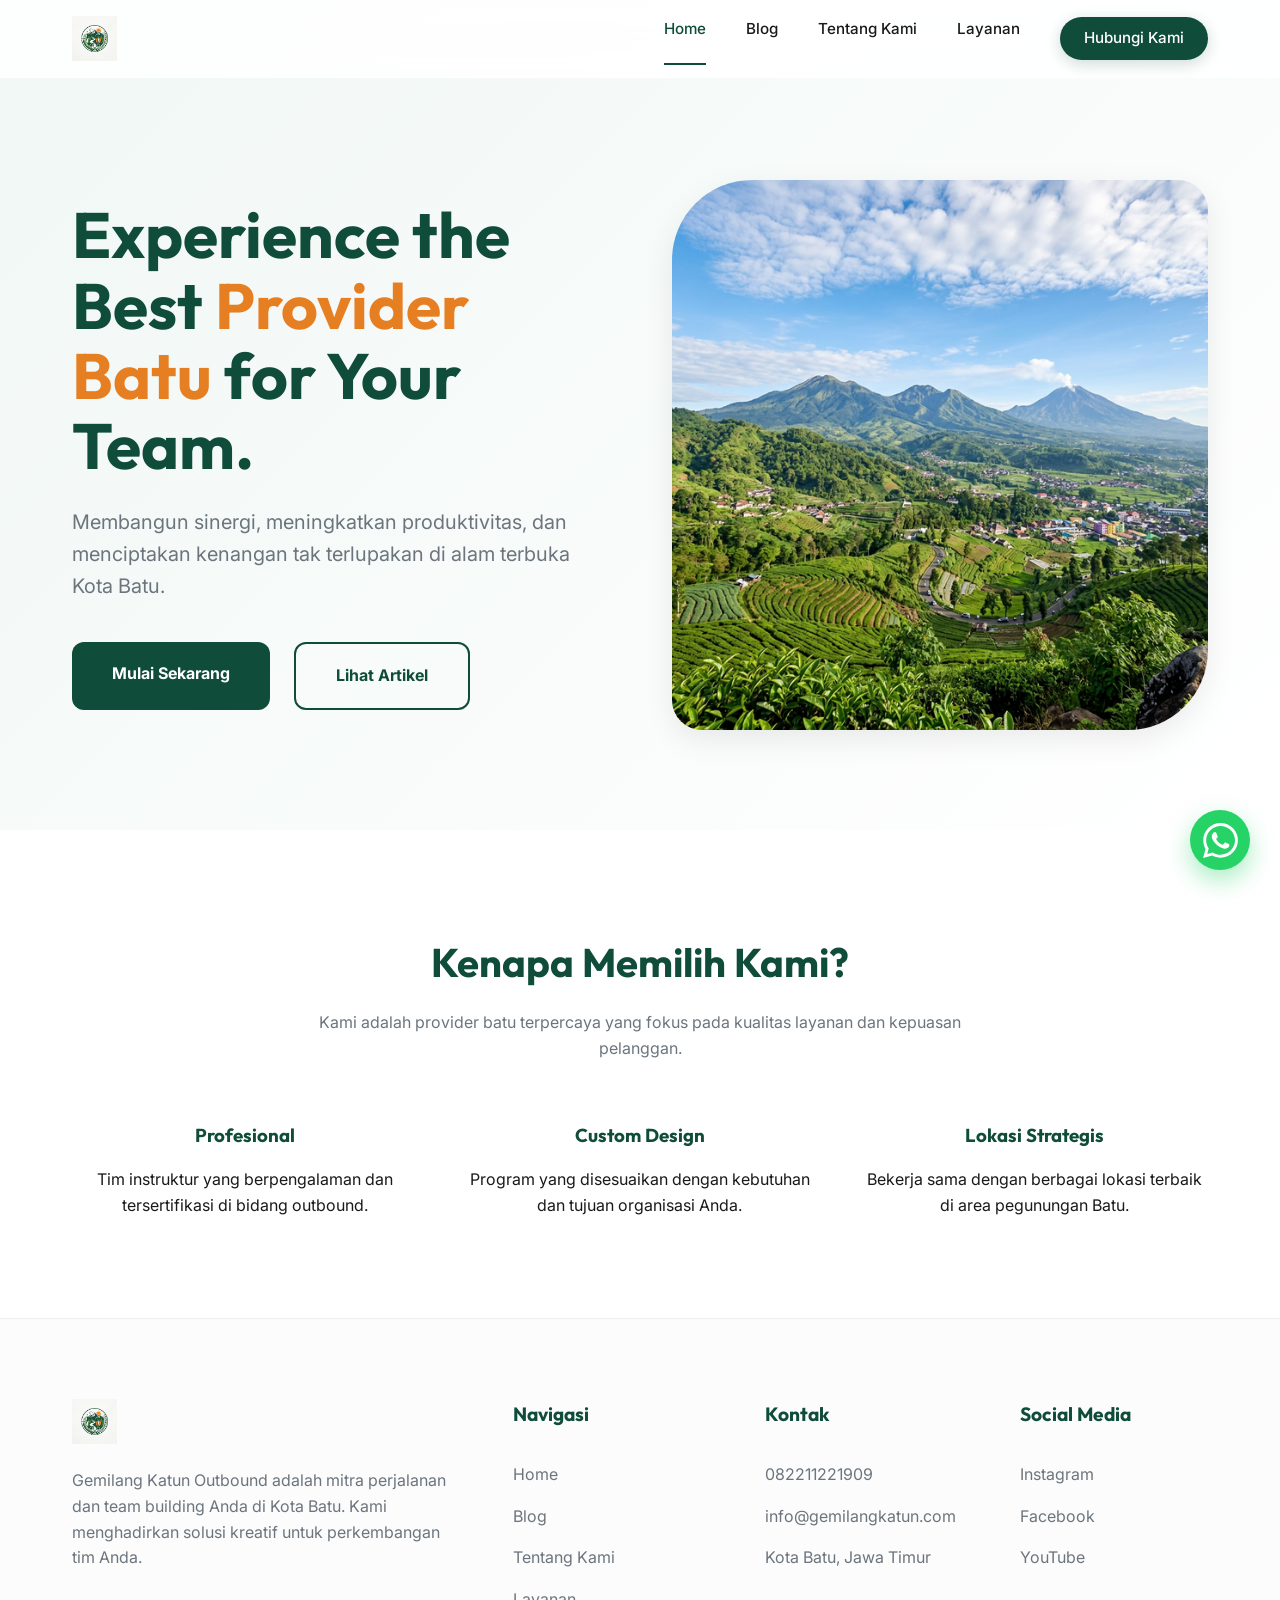
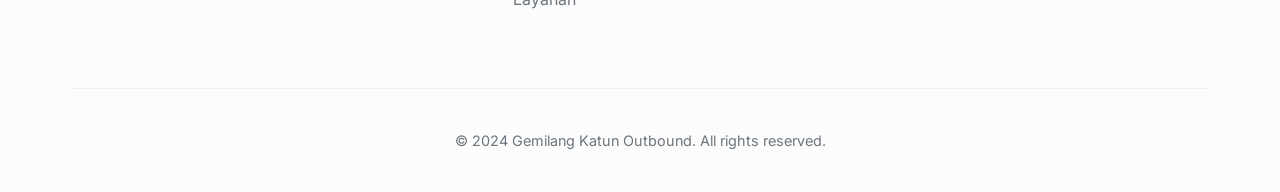
<file: index.html>
<!DOCTYPE html>
<html lang="id">
<head>
    <meta charset="UTF-8">
    <meta name="viewport" content="width=device-width, initial-scale=1.0, maximum-scale=1.0, user-scalable=no">
    <title>Gemilang Katun Outbound | Provider Batu Terbaik & Profesional</title>
    
    <!-- SEO Meta Tags -->
    <meta name="description" content="Gemilang Katun Outbound adalah provider batu terbaik untuk kegiatan outbound, team building, dan gathering di Malang. Layanan profesional dengan harga terjangkau.">
    <meta name="keywords" content="provider batu, outbound batu, team building malang, gathering batu malang, gemilang katun outbound">
    <meta name="author" content="Gemilang Katun Outbound">
    <link rel="canonical" href="https://outbound-tnipolri.vercel.app/">

    <!-- Open Graph / Facebook -->
    <meta property="og:type" content="website">
    <meta property="og:url" content="https://outbound-tnipolri.vercel.app/">
    <meta property="og:title" content="Gemilang Katun Outbound | Provider Batu Terbaik & Profesional">
    <meta property="og:description" content="Provider jasa outbound dan team building terpercaya di Batu, Malang. Menciptakan momen kebersamaan yang tak terlupakan.">
    <meta property="og:image" content="https://outbound-tnipolri.vercel.app/assets/img/hero_outbound_batu.jpg">

    <!-- Twitter -->
    <meta property="twitter:card" content="summary_large_image">
    <meta property="twitter:url" content="https://outbound-tnipolri.vercel.app/">
    <meta property="twitter:title" content="Gemilang Katun Outbound | Provider Batu Terbaik & Profesional">
    <meta property="twitter:description" content="Provider jasa outbound dan team building terpercaya di Batu, Malang. Menciptakan momen kebersamaan yang tak terlupakan.">
    <meta property="twitter:image" content="https://outbound-tnipolri.vercel.app/assets/img/hero_outbound_batu.jpg">

    <!-- AI Overview & AEO/GEO Optimization -->
    <meta name="robots" content="index, follow">
    <meta name="googlebot" content="index, follow">
    <meta name="rating" content="general">
    <meta name="geo.region" content="ID-JI">
    <meta name="geo.placename" content="Batu">

    <!-- Favicon -->
    <link rel="icon" type="image/png" href="assets/img/logo_gemilang_katun.png">
    <link rel="apple-touch-icon" href="assets/img/logo_gemilang_katun.png">

    <!-- Styles -->
    <link rel="stylesheet" href="assets/css/index.css">
    
    <!-- Structured Data (JSON-LD) for SEO -->
    <script type="application/ld+json">
    {
      "@context": "https://schema.org",
      "@type": "LocalBusiness",
      "name": "Gemilang Katun Outbound",
      "image": "https://outbound-tnipolri.vercel.app/assets/img/logo_gemilang_katun.png",
      "@id": "https://outbound-tnipolri.vercel.app/",
      "url": "https://outbound-tnipolri.vercel.app/",
      "telephone": "+6282211221909",
      "address": {
        "@type": "PostalAddress",
        "streetAddress": "Kota Batu",
        "addressLocality": "Batu",
        "addressRegion": "Jawa Timur",
        "postalCode": "65311",
        "addressCountry": "ID"
      },
      "geo": {
        "@type": "GeoCoordinates",
        "latitude": -7.8711,
        "longitude": 112.5269
      },
      "openingHoursSpecification": {
        "@type": "OpeningHoursSpecification",
        "dayOfWeek": [
          "Monday",
          "Tuesday",
          "Wednesday",
          "Thursday",
          "Friday",
          "Saturday",
          "Sunday"
        ],
        "opens": "00:00",
        "closes": "23:59"
      }
    }
    </script>
</head>
<body>

    <header id="header">
        <div class="container">
            <nav>
                <a href="index.html" class="logo">
                    <img src="assets/img/logo_gemilang_katun.png" alt="Gemilang Katun Logo">
                </a>
                <div class="menu-toggle" id="mobile-menu-btn">☰</div>
                <div class="nav-links" id="nav-links">
                    <a href="index.html" class="active">Home</a>
                    <a href="blog.html">Blog</a>
                    <a href="#about">Tentang Kami</a>
                    <a href="#services">Layanan</a>
                    <a href="https://wa.me/6282211221909" class="btn-wa-nav">Hubungi Kami</a>
                </div>
            </nav>
        </div>
    </header>

    <main>
        <!-- Hero Section -->
        <section class="hero">
            <div class="container">
                <div class="hero-content">
                    <h1 class="hero-title">Experience the Best <span>Provider Batu</span> for Your Team.</h1>
                    <p class="hero-subtitle">Membangun sinergi, meningkatkan produktivitas, dan menciptakan kenangan tak terlupakan di alam terbuka Kota Batu.</p>
                    <div class="hero-btns">
                        <a href="https://wa.me/6282211221909" class="btn-primary">Mulai Sekarang</a>
                        <a href="blog.html" class="btn-outline">Lihat Artikel</a>
                    </div>
                </div>
                <!-- Hero image handled by CSS for better responsive control or using img tag for SEO -->
                <div class="hero-image"></div>
            </div>
        </section>

        <!-- About Intro (Clean & Simple) -->
        <section id="about">
            <div class="container">
                <div class="section-header">
                    <h2 class="section-title">Kenapa Memilih Kami?</h2>
                    <p class="section-subtitle">Kami adalah provider batu terpercaya yang fokus pada kualitas layanan dan kepuasan pelanggan.</p>
                </div>
                <div style="display: grid; grid-template-columns: repeat(auto-fit, minmax(250px, 1fr)); gap: 3rem; text-align: center;">
                    <div>
                        <h3 style="margin-bottom: 1rem; color: var(--primary);">Profesional</h3>
                        <p>Tim instruktur yang berpengalaman dan tersertifikasi di bidang outbound.</p>
                    </div>
                    <div>
                        <h3 style="margin-bottom: 1rem; color: var(--primary);">Custom Design</h3>
                        <p>Program yang disesuaikan dengan kebutuhan dan tujuan organisasi Anda.</p>
                    </div>
                    <div>
                        <h3 style="margin-bottom: 1rem; color: var(--primary);">Lokasi Strategis</h3>
                        <p>Bekerja sama dengan berbagai lokasi terbaik di area pegunungan Batu.</p>
                    </div>
                </div>
            </div>
        </section>
    </main>

    <footer>
        <div class="container">
            <div class="footer-grid">
                <div class="footer-about">
                    <div class="logo">
                        <img src="assets/img/logo_gemilang_katun.png" alt="Gemilang Katun Logo">
                    </div>
                    <p>Gemilang Katun Outbound adalah mitra perjalanan dan team building Anda di Kota Batu. Kami menghadirkan solusi kreatif untuk perkembangan tim Anda.</p>
                </div>
                <div>
                    <h4 class="footer-title">Navigasi</h4>
                    <ul class="footer-links">
                        <li><a href="index.html">Home</a></li>
                        <li><a href="blog.html">Blog</a></li>
                        <li><a href="#about">Tentang Kami</a></li>
                        <li><a href="#services">Layanan</a></li>
                    </ul>
                </div>
                <div>
                    <h4 class="footer-title">Kontak</h4>
                    <ul class="footer-links">
                        <li><a href="tel:+6282211221909">082211221909</a></li>
                        <li><a href="mailto:info@gemilangkatun.com">info@gemilangkatun.com</a></li>
                        <li><a href="#">Kota Batu, Jawa Timur</a></li>
                    </ul>
                </div>
                <div>
                    <h4 class="footer-title">Social Media</h4>
                    <ul class="footer-links">
                        <li><a href="#">Instagram</a></li>
                        <li><a href="#">Facebook</a></li>
                        <li><a href="#">YouTube</a></li>
                    </ul>
                </div>
            </div>
            <div class="footer-bottom">
                <p>&copy; 2024 Gemilang Katun Outbound. All rights reserved.</p>
            </div>
        </div>
    </footer>

    <!-- Floating Buttons -->
    <a href="https://wa.me/6282211221909" class="floating-wa" target="_blank">
        <span style="display: none;">WhatsApp</span>
        <svg style="width: 35px; height: 35px; fill: white;" viewBox="0 0 24 24">
            <path d="M.057 24l1.687-6.163c-1.041-1.804-1.588-3.849-1.587-5.946.003-6.556 5.338-11.891 11.893-11.891 3.181.001 6.167 1.24 8.413 3.488 2.245 2.248 3.481 5.236 3.48 8.414-.003 6.557-5.338 11.892-11.893 11.892-1.99-.001-3.951-.5-5.688-1.448l-6.305 1.654zm6.597-3.807c1.676.995 3.276 1.591 5.392 1.592 5.448 0 9.886-4.434 9.889-9.885.002-5.462-4.415-9.89-9.881-9.892-5.452 0-9.887 4.434-9.889 9.884-.001 2.225.651 3.891 1.746 5.634l-.999 3.648 3.742-.981zm11.387-5.464c-.074-.124-.272-.198-.57-.347-.297-.149-1.758-.868-2.031-.967-.272-.099-.47-.149-.669.149-.198.297-.768.967-.941 1.165-.173.198-.347.223-.644.074-.297-.149-1.255-.462-2.39-1.475-.883-.788-1.48-1.761-1.653-2.059-.173-.297-.018-.458.13-.606.134-.133.297-.347.446-.521.151-.172.2-.296.3-.495.099-.198.05-.372-.025-.521-.075-.148-.669-1.611-.916-2.206-.242-.579-.487-.501-.669-.51l-.57-.01c-.198 0-.52.074-.792.372s-1.04 1.016-1.04 2.479 1.065 2.876 1.213 3.074c.149.198 2.095 3.2 5.076 4.487.709.306 1.263.489 1.694.626.712.226 1.36.194 1.872.118.571-.085 1.758-.719 2.006-1.413.248-.695.248-1.29.173-1.414z"/>
        </svg>
    </a>

    <div class="floating-up" id="btn-up">
        <span>↑</span>
    </div>

    <!-- Scripts -->
    <script>
        // Header scroll effect
        window.addEventListener('scroll', () => {
            const header = document.getElementById('header');
            const btnUp = document.getElementById('btn-up');
            
            if (window.scrollY > 50) {
                header.classList.add('scrolled');
            } else {
                header.classList.remove('scrolled');
            }

            if (window.scrollY > 500) {
                btnUp.classList.add('active');
            } else {
                btnUp.classList.remove('active');
            }
        });

        // Mobile menu toggle
        const menuBtn = document.getElementById('mobile-menu-btn');
        const navLinks = document.getElementById('nav-links');

        menuBtn.addEventListener('click', () => {
            navLinks.classList.toggle('active');
        });

        // Scroll to top
        document.getElementById('btn-up').addEventListener('click', () => {
            window.scrollTo({ top: 0, behavior: 'smooth' });
        });
    </script>
</body>
</html>
</file>
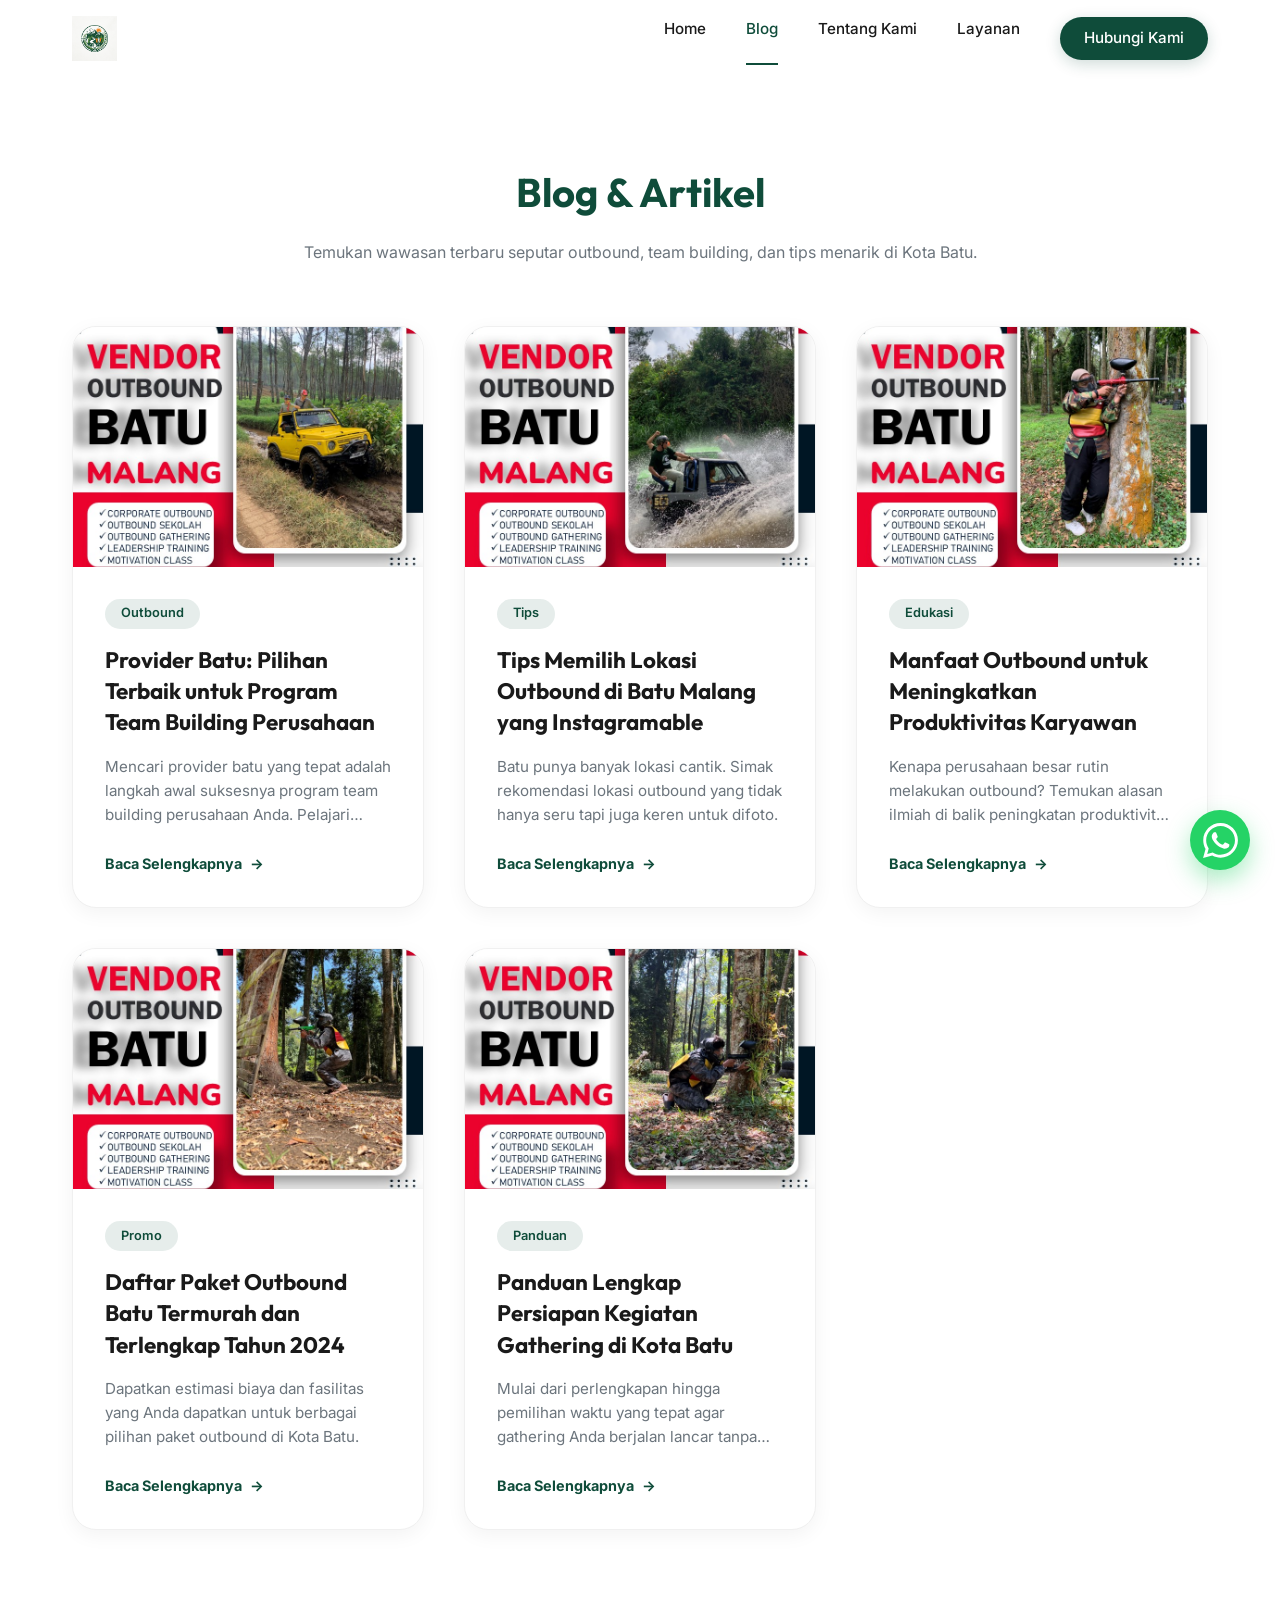
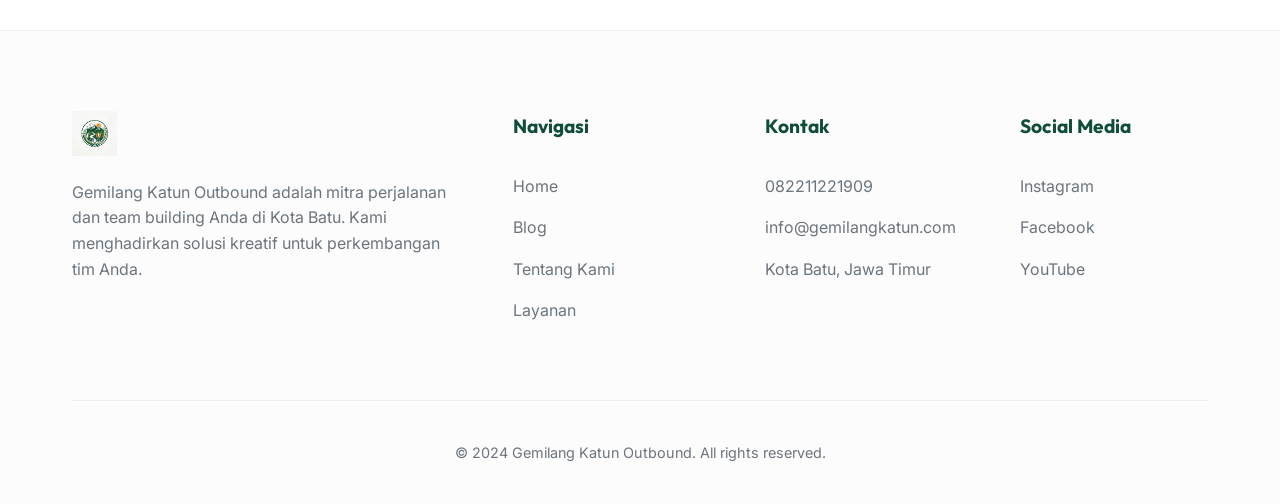
<file: blog.html>
<!DOCTYPE html>
<html lang="id">

<head>
    <meta charset="UTF-8">
    <meta name="viewport" content="width=device-width, initial-scale=1.0, maximum-scale=1.0, user-scalable=no">
    <title>Blog & Informasi Outbound | Gemilang Katun Outbound Provider Batu</title>

    <meta name="description"
        content="Kumpulan artikel dan informasi seputar kegiatan outbound, team building, dan gathering di Kota Batu Malang oleh Gemilang Katun Outbound.">
    <link rel="stylesheet" href="assets/css/index.css">

    <!-- Open Graph -->
    <meta property="og:type" content="website">
    <meta property="og:title" content="Blog & Informasi Outbound | Gemilang Katun Outbound">
    <meta property="og:description"
        content="Informasi terlengkap seputar provider batu dan kegiatan outbound profesional.">
    <link rel="icon" type="image/png" href="assets/img/logo_gemilang_katun.png">
</head>

<body>

    <header id="header">
        <div class="container">
            <nav>
                <a href="index.html" class="logo">
                    <img src="assets/img/logo_gemilang_katun.png" alt="Gemilang Katun Logo">
                </a>
                <div class="menu-toggle" id="mobile-menu-btn">☰</div>
                <div class="nav-links" id="nav-links">
                    <a href="index.html">Home</a>
                    <a href="blog.html" class="active">Blog</a>
                    <a href="index.html#about">Tentang Kami</a>
                    <a href="index.html#services">Layanan</a>
                    <a href="https://wa.me/6282211221909" class="btn-wa-nav">Hubungi Kami</a>
                </div>
            </nav>
        </div>
    </header>

    <main>
        <section style="padding-top: 160px;">
            <div class="container">
                <div class="section-header">
                    <h1 class="section-title">Blog & Artikel</h1>
                    <p class="section-subtitle">Temukan wawasan terbaru seputar outbound, team building, dan tips
                        menarik di Kota Batu.</p>
                </div>

                <div class="blog-grid">
                    <!-- Blog Card 1 -->
                    <article class="blog-card">
                        <div class="blog-img">
                            <img src="assets/img/Paket Outbound Batu Malang (1).JPG" alt="Provider Batu Team Building">
                        </div>
                        <div class="blog-info">
                            <span class="blog-tag">Outbound</span>
                            <h2 class="blog-title">Provider Batu: Pilihan Terbaik untuk Program Team Building Perusahaan
                            </h2>
                            <p class="blog-desc">Mencari provider batu yang tepat adalah langkah awal suksesnya program
                                team building perusahaan Anda. Pelajari caranya di sini.</p>
                            <a href="blog/provider-batu-pilihan-terbaik.html" class="btn-read">Baca Selengkapnya</a>
                        </div>
                    </article>

                    <!-- Blog Card 2 -->
                    <article class="blog-card">
                        <div class="blog-img">
                            <img src="assets/img/Paket Outbound Batu Malang (2).JPG" alt="Lokasi Outbound Batu">
                        </div>
                        <div class="blog-info">
                            <span class="blog-tag">Tips</span>
                            <h2 class="blog-title">Tips Memilih Lokasi Outbound di Batu Malang yang Instagramable</h2>
                            <p class="blog-desc">Batu punya banyak lokasi cantik. Simak rekomendasi lokasi outbound yang
                                tidak hanya seru tapi juga keren untuk difoto.</p>
                            <a href="blog/tips-memilih-lokasi-outbound-batu.html" class="btn-read">Baca Selengkapnya</a>
                        </div>
                    </article>

                    <!-- Blog Card 3 -->
                    <article class="blog-card">
                        <div class="blog-img">
                            <img src="assets/img/Paket Outbound Batu Malang (3).JPG" alt="Manfaat Outbound">
                        </div>
                        <div class="blog-info">
                            <span class="blog-tag">Edukasi</span>
                            <h2 class="blog-title">Manfaat Outbound untuk Meningkatkan Produktivitas Karyawan</h2>
                            <p class="blog-desc">Kenapa perusahaan besar rutin melakukan outbound? Temukan alasan ilmiah
                                di balik peningkatan produktivitas pasca kegiatan.</p>
                            <a href="blog/manfaat-outbound-produktivitas.html" class="btn-read">Baca Selengkapnya</a>
                        </div>
                    </article>

                    <!-- Blog Card 4 -->
                    <article class="blog-card">
                        <div class="blog-img">
                            <img src="assets/img/Paket Outbound Batu Malang (4).JPG" alt="Paket Outbound Batu">
                        </div>
                        <div class="blog-info">
                            <span class="blog-tag">Promo</span>
                            <h2 class="blog-title">Daftar Paket Outbound Batu Termurah dan Terlengkap Tahun 2024</h2>
                            <p class="blog-desc">Dapatkan estimasi biaya dan fasilitas yang Anda dapatkan untuk berbagai
                                pilihan paket outbound di Kota Batu.</p>
                            <a href="blog/paket-outbound-batu-termurah.html" class="btn-read">Baca Selengkapnya</a>
                        </div>
                    </article>

                    <!-- Blog Card 5 -->
                    <article class="blog-card">
                        <div class="blog-img">
                            <img src="assets/img/Paket Outbound Batu Malang (5).JPG" alt="Persiapan Gathering Batu">
                        </div>
                        <div class="blog-info">
                            <span class="blog-tag">Panduan</span>
                            <h2 class="blog-title">Panduan Lengkap Persiapan Kegiatan Gathering di Kota Batu</h2>
                            <p class="blog-desc">Mulai dari perlengkapan hingga pemilihan waktu yang tepat agar
                                gathering Anda berjalan lancar tanpa kendala.</p>
                            <a href="blog/panduan-persiapan-gathering-batu.html" class="btn-read">Baca Selengkapnya</a>
                        </div>
                    </article>
                </div>
            </div>
        </section>
    </main>

    <footer>
        <div class="container">
            <div class="footer-grid">
                <div class="footer-about">
                    <div class="logo">
                        <img src="assets/img/logo_gemilang_katun.png" alt="Gemilang Katun Logo">
                    </div>
                    <p>Gemilang Katun Outbound adalah mitra perjalanan dan team building Anda di Kota Batu. Kami
                        menghadirkan solusi kreatif untuk perkembangan tim Anda.</p>
                </div>
                <div>
                    <h4 class="footer-title">Navigasi</h4>
                    <ul class="footer-links">
                        <li><a href="index.html">Home</a></li>
                        <li><a href="blog.html">Blog</a></li>
                        <li><a href="index.html#about">Tentang Kami</a></li>
                        <li><a href="index.html#services">Layanan</a></li>
                    </ul>
                </div>
                <div>
                    <h4 class="footer-title">Kontak</h4>
                    <ul class="footer-links">
                        <li><a href="tel:+6282211221909">082211221909</a></li>
                        <li><a href="mailto:info@gemilangkatun.com">info@gemilangkatun.com</a></li>
                        <li><a href="#">Kota Batu, Jawa Timur</a></li>
                    </ul>
                </div>
                <div>
                    <h4 class="footer-title">Social Media</h4>
                    <ul class="footer-links">
                        <li><a href="#">Instagram</a></li>
                        <li><a href="#">Facebook</a></li>
                        <li><a href="#">YouTube</a></li>
                    </ul>
                </div>
            </div>
            <div class="footer-bottom">
                <p>&copy; 2024 Gemilang Katun Outbound. All rights reserved.</p>
            </div>
        </div>
    </footer>

    <a href="https://wa.me/6282211221909" class="floating-wa" target="_blank">
        <span style="display: none;">WhatsApp</span>
        <svg style="width: 35px; height: 35px; fill: white;" viewBox="0 0 24 24">
            <path
                d="M.057 24l1.687-6.163c-1.041-1.804-1.588-3.849-1.587-5.946.003-6.556 5.338-11.891 11.893-11.891 3.181.001 6.167 1.24 8.413 3.488 2.245 2.248 3.481 5.236 3.48 8.414-.003 6.557-5.338 11.892-11.893 11.892-1.99-.001-3.951-.5-5.688-1.448l-6.305 1.654zm6.597-3.807c1.676.995 3.276 1.591 5.392 1.592 5.448 0 9.886-4.434 9.889-9.885.002-5.462-4.415-9.89-9.881-9.892-5.452 0-9.887 4.434-9.889 9.884-.001 2.225.651 3.891 1.746 5.634l-.999 3.648 3.742-.981zm11.387-5.464c-.074-.124-.272-.198-.57-.347-.297-.149-1.758-.868-2.031-.967-.272-.099-.47-.149-.669.149-.198.297-.768.967-.941 1.165-.173.198-.347.223-.644.074-.297-.149-1.255-.462-2.39-1.475-.883-.788-1.48-1.761-1.653-2.059-.173-.297-.018-.458.13-.606.134-.133.297-.347.446-.521.151-.172.2-.296.3-.495.099-.198.05-.372-.025-.521-.075-.148-.669-1.611-.916-2.206-.242-.579-.487-.501-.669-.51l-.57-.01c-.198 0-.52.074-.792.372s-1.04 1.016-1.04 2.479 1.065 2.876 1.213 3.074c.149.198 2.095 3.2 5.076 4.487.709.306 1.263.489 1.694.626.712.226 1.36.194 1.872.118.571-.085 1.758-.719 2.006-1.413.248-.695.248-1.29.173-1.414z" />
        </svg>
    </a>

    <div class="floating-up" id="btn-up">
        <span>↑</span>
    </div>

    <script>
        window.addEventListener('scroll', () => {
            const header = document.getElementById('header');
            const btnUp = document.getElementById('btn-up');
            if (window.scrollY > 50) header.classList.add('scrolled');
            else header.classList.remove('scrolled');
            if (window.scrollY > 500) btnUp.classList.add('active');
            else btnUp.classList.remove('active');
        });

        const menuBtn = document.getElementById('mobile-menu-btn');
        const navLinks = document.getElementById('nav-links');
        menuBtn.addEventListener('click', () => {
            navLinks.classList.toggle('active');
        });

        document.getElementById('btn-up').addEventListener('click', () => {
            window.scrollTo({ top: 0, behavior: 'smooth' });
        });
    </script>
</body>

</html>
</file>
<file: assets/css/index.css>
@import url('https://fonts.googleapis.com/css2?family=Outfit:wght@300;400;500;600;700;800&family=Inter:wght@300;400;500;600;700&display=swap');

:root {
    --primary: #0f4c3a;
    --primary-light: #1a6d54;
    --secondary: #e67e22;
    --accent: #f39c12;
    --dark: #1a1a1a;
    --light: #f8f9fa;
    --gray: #6c757d;
    --glass: rgba(255, 255, 255, 0.85);
    --shadow: 0 10px 30px rgba(0, 0, 0, 0.08);
    --transition: all 0.4s cubic-bezier(0.165, 0.84, 0.44, 1);
}

* {
    margin: 0;
    padding: 0;
    box-sizing: border-box;
    -webkit-tap-highlight-color: transparent;
}

html {
    scroll-behavior: smooth;
    overflow-x: hidden;
}

body {
    font-family: 'Inter', sans-serif;
    color: var(--dark);
    background-color: #ffffff;
    line-height: 1.6;
    overflow-x: hidden;
    width: 100%;
}

h1,
h2,
h3,
h4,
.font-heading {
    font-family: 'Outfit', sans-serif;
    font-weight: 700;
}

a {
    text-decoration: none;
    color: inherit;
    transition: var(--transition);
}

ul {
    list-style: none;
}

img {
    max-width: 100%;
    height: auto;
    display: block;
}

.container {
    max-width: 1200px;
    margin: 0 auto;
    padding: 0 2rem;
}

/* Header & Navbar */
header {
    position: fixed;
    top: 0;
    left: 0;
    width: 100%;
    z-index: 1000;
    background: var(--glass);
    backdrop-filter: blur(15px);
    border-bottom: 1px solid rgba(255, 255, 255, 0.3);
    padding: 1rem 0;
    transition: var(--transition);
}

header.scrolled {
    padding: 0.8rem 0;
    box-shadow: var(--shadow);
}

nav {
    display: flex;
    justify-content: space-between;
    align-items: center;
}

.logo img {
    height: 45px;
}

.nav-links {
    display: flex;
    gap: 2.5rem;
}

.nav-links a {
    font-weight: 500;
    font-size: 0.95rem;
    position: relative;
    color: var(--dark);
}

.nav-links a::after {
    content: '';
    position: absolute;
    bottom: -5px;
    left: 0;
    width: 0;
    height: 2px;
    background: var(--primary);
    transition: var(--transition);
}

.nav-links a:hover::after {
    width: 100%;
}

.nav-links a.active {
    color: var(--primary);
}

.nav-links a.active::after {
    width: 100%;
}

.btn-wa-nav {
    background: var(--primary);
    color: white !important;
    padding: 0.6rem 1.5rem;
    border-radius: 50px;
    font-weight: 600;
    font-size: 0.9rem;
    box-shadow: 0 4px 15px rgba(15, 76, 58, 0.2);
}

.btn-wa-nav:hover {
    background: var(--primary-light);
    transform: translateY(-2px);
    box-shadow: 0 6px 20px rgba(15, 76, 58, 0.3);
}

/* Hero Section */
.hero {
    padding: 180px 0 100px;
    min-height: 90vh;
    display: flex;
    align-items: center;
    position: relative;
    background: linear-gradient(135deg, #f0f7f4 0%, #ffffff 100%);
    overflow: hidden;
}

.hero .container {
    display: flex;
    align-items: center;
    justify-content: space-between;
    gap: 4rem;
}

.hero-content {
    flex: 1;
    z-index: 10;
}

.hero-title {
    font-size: 4rem;
    line-height: 1.1;
    margin-bottom: 1.5rem;
    color: var(--primary);
}

.hero-title span {
    color: var(--secondary);
}

.hero-subtitle {
    font-size: 1.25rem;
    color: var(--gray);
    margin-bottom: 2.5rem;
}

.hero-btns {
    display: flex;
    gap: 1.5rem;
}

.btn-primary {
    background: var(--primary);
    color: white;
    padding: 1.2rem 2.5rem;
    border-radius: 12px;
    font-weight: 700;
    display: inline-block;
}

.btn-outline {
    border: 2px solid var(--primary);
    color: var(--primary);
    padding: 1.2rem 2.5rem;
    border-radius: 12px;
    font-weight: 700;
    display: inline-block;
}

.hero-image {
    flex: 1;
    height: 550px;
    background: url('../img/hero_outbound_batu.jpg') center/cover no-repeat;
    border-radius: 80px 30px 80px 30px;
    box-shadow: var(--shadow);
    position: relative;
}

/* Sections */
section {
    padding: 100px 0;
}

.section-header {
    text-align: center;
    max-width: 700px;
    margin: 0 auto 60px;
}

.section-title {
    font-size: 2.5rem;
    margin-bottom: 1rem;
    color: var(--primary);
}

.section-subtitle {
    color: var(--gray);
}

/* Blog Cards */
.blog-grid {
    display: grid;
    grid-template-columns: repeat(auto-fill, minmax(350px, 1fr));
    gap: 2.5rem;
}

.blog-card {
    background: white;
    border-radius: 24px;
    overflow: hidden;
    box-shadow: 0 5px 20px rgba(0, 0, 0, 0.05);
    transition: var(--transition);
    border: 1px solid #f0f0f0;
}

.blog-card:hover {
    transform: translateY(-10px);
    box-shadow: 0 15px 40px rgba(0, 0, 0, 0.1);
}

.blog-img {
    height: 240px;
    overflow: hidden;
}

.blog-img img {
    width: 100%;
    height: 100%;
    object-fit: cover;
    transition: var(--transition);
}

.blog-card:hover .blog-img img {
    transform: scale(1.1);
}

.blog-info {
    padding: 2rem;
}

.blog-tag {
    background: rgba(15, 76, 58, 0.1);
    color: var(--primary);
    padding: 0.3rem 1rem;
    border-radius: 50px;
    font-size: 0.8rem;
    font-weight: 600;
    margin-bottom: 1rem;
    display: inline-block;
}

.blog-title {
    font-size: 1.4rem;
    margin-bottom: 1rem;
    line-height: 1.4;
}

.blog-desc {
    color: var(--gray);
    font-size: 0.95rem;
    margin-bottom: 1.5rem;
    display: -webkit-box;
    -webkit-line-clamp: 3;
    line-clamp: 3;
    -webkit-box-orient: vertical;
    overflow: hidden;
}

.btn-read {
    color: var(--primary);
    font-weight: 700;
    display: flex;
    align-items: center;
    gap: 0.5rem;
    font-size: 0.9rem;
}

.btn-read::after {
    content: '→';
    transition: var(--transition);
}

.btn-read:hover::after {
    transform: translateX(5px);
}

/* Floating Elements */
.floating-wa {
    position: fixed;
    bottom: 30px;
    right: 30px;
    width: 60px;
    height: 60px;
    background: #25d366;
    border-radius: 50%;
    display: flex;
    align-items: center;
    justify-content: center;
    color: white;
    font-size: 30px;
    box-shadow: 0 10px 25px rgba(37, 211, 102, 0.4);
    z-index: 999;
    cursor: pointer;
    transition: var(--transition);
}

.floating-wa:hover {
    transform: scale(1.1) translateY(-5px);
}

.floating-up {
    position: fixed;
    bottom: 105px;
    right: 30px;
    width: 50px;
    height: 50px;
    background: var(--primary);
    border-radius: 50%;
    display: flex;
    align-items: center;
    justify-content: center;
    color: white;
    font-size: 20px;
    box-shadow: 0 10px 25px rgba(15, 76, 58, 0.3);
    z-index: 998;
    cursor: pointer;
    transition: var(--transition);
    opacity: 0;
    visibility: hidden;
}

.floating-up.active {
    opacity: 1;
    visibility: visible;
}

/* Footer */
footer {
    background: #fcfcfc;
    border-top: 1px solid #eee;
    padding: 80px 0 40px;
}

.footer-grid {
    display: grid;
    grid-template-columns: 2fr 1fr 1fr 1fr;
    gap: 4rem;
    margin-bottom: 60px;
}

.footer-about .logo {
    margin-bottom: 1.5rem;
}

.footer-about p {
    color: var(--gray);
    margin-bottom: 2rem;
}

.footer-title {
    font-size: 1.2rem;
    margin-bottom: 2rem;
    color: var(--primary);
}

.footer-links li {
    margin-bottom: 1rem;
}

.footer-links a {
    color: var(--gray);
}

.footer-links a:hover {
    color: var(--primary);
    padding-left: 5px;
}

.footer-bottom {
    text-align: center;
    padding-top: 40px;
    border-top: 1px solid #eee;
    color: var(--gray);
    font-size: 0.9rem;
}

/* Article Styles */
.article-header {
    padding-top: 160px;
    max-width: 900px;
    margin: 0 auto;
    text-align: center;
}

.article-main-img {
    margin: 3rem 0;
    border-radius: 30px;
    overflow: hidden;
    box-shadow: var(--shadow);
}

.img-caption {
    font-size: 0.85rem;
    color: var(--gray);
    margin-top: 1rem;
    font-style: italic;
}

.article-container {
    max-width: 800px;
    margin: 0 auto;
    padding: 0 2rem;
}

.toc-box {
    background: #f9f9f9;
    border-radius: 20px;
    padding: 2rem;
    margin: 3rem 0;
    border: 1px solid #eee;
}

.toc-header {
    display: flex;
    justify-content: space-between;
    align-items: center;
    cursor: pointer;
    margin-bottom: 1rem;
}

.toc-box ul {
    list-style: decimal inside;
}

.toc-box li {
    margin-bottom: 0.8rem;
    font-weight: 500;
}

.toc-box li ul {
    margin-left: 1.5rem;
    margin-top: 0.5rem;
    list-style: circle;
}

.article-content h2 {
    font-size: 2rem;
    margin: 3rem 0 1.5rem;
    color: var(--primary);
}

.article-content h3 {
    font-size: 1.5rem;
    margin: 2.5rem 0 1rem;
}

.article-content p {
    margin-bottom: 1.5rem;
    font-size: 1.1rem;
    color: #444;
}

blockquote {
    border-left: 5px solid var(--primary);
    padding: 1.5rem 2rem;
    background: #f0f7f4;
    font-size: 1.25rem;
    font-style: italic;
    color: var(--primary);
    margin: 3rem 0;
    border-radius: 0 20px 20px 0;
}

.baca-juga {
    background: #fdf2e9;
    padding: 2rem;
    border-radius: 20px;
    margin: 3rem 0;
}

.baca-juga-title {
    font-weight: 700;
    margin-bottom: 1rem;
    color: var(--secondary);
}

.baca-juga ul li {
    margin-bottom: 0.5rem;
}

.baca-juga a {
    color: var(--dark);
    font-weight: 600;
}

.baca-juga a:hover {
    color: var(--primary);
}

.article-img-support {
    margin: 3rem 0;
    border-radius: 20px;
    overflow: hidden;
}

.promo-gif {
    margin: 3rem 0;
    border-radius: 20px;
    overflow: hidden;
    text-align: center;
}

.faq-section {
    margin: 5rem 0;
}

.faq-item {
    margin-bottom: 1.5rem;
    border: 1px solid #eee;
    border-radius: 15px;
    padding: 1.5rem;
}

.faq-q {
    font-weight: 700;
    margin-bottom: 0.5rem;
    font-size: 1.1rem;
}

.author-profile {
    display: flex;
    align-items: center;
    gap: 1.5rem;
    padding: 3rem;
    background: #f8f9fa;
    border-radius: 30px;
    margin: 5rem 0;
}

.author-img {
    width: 100px;
    height: 100px;
    border-radius: 50%;
    object-fit: cover;
}

.share-btns {
    display: flex;
    gap: 1rem;
    margin: 3rem 0;
}

.share-btn {
    padding: 0.8rem 1.5rem;
    border-radius: 10px;
    color: white;
    font-weight: 600;
    display: flex;
    align-items: center;
    gap: 0.5rem;
}

.share-wa {
    background: #25d366;
}

.share-fb {
    background: #1877f2;
}

.share-tw {
    background: #1da1f2;
}

/* Mobile Menu */
.menu-toggle {
    display: none;
    font-size: 1.5rem;
    cursor: pointer;
}

/* Responsiveness */
@media (max-width: 1024px) {
    .hero .container {
        gap: 2rem;
    }

    .hero-title {
        font-size: 3.2rem;
    }
}

@media (max-width: 912px) {
    .menu-toggle {
        display: block;
    }

    .nav-links {
        display: none;
        /* Add JS to toggle */
        position: absolute;
        top: 100%;
        left: 0;
        width: 100%;
        background: white;
        flex-direction: column;
        padding: 2rem;
        box-shadow: var(--shadow);
        text-align: center;
    }

    .nav-links.active {
        display: flex;
    }

    .footer-grid {
        grid-template-columns: 1fr 1fr;
    }

    .hero .container {
        flex-direction: column;
        text-align: center;
    }

    .hero-image {
        width: 100%;
        height: 350px;
        order: -1;
        /* Image on top for mobile */
        margin-bottom: 2rem;
        border-radius: 40px 15px 40px 15px;
    }

    .hero-content {
        max-width: 100%;
        text-align: center;
    }

    .hero-btns {
        justify-content: center;
    }

    .hero-title {
        font-size: 3rem;
    }
}

@media (max-width: 480px) {
    .hero-title {
        font-size: 2.5rem;
    }

    .footer-grid {
        grid-template-columns: 1fr;
    }

    .container {
        padding: 0 1.5rem;
    }

    .blog-grid {
        grid-template-columns: 1fr;
    }

    .section-title {
        font-size: 2rem;
    }

    .floating-wa,
    .floating-up {
        right: 20px;
    }

    /* Fixed mobile glitch: no horizontal scroll */
    body,
    html {
        overflow-x: hidden;
        width: 100vw;
    }
}
</file>
